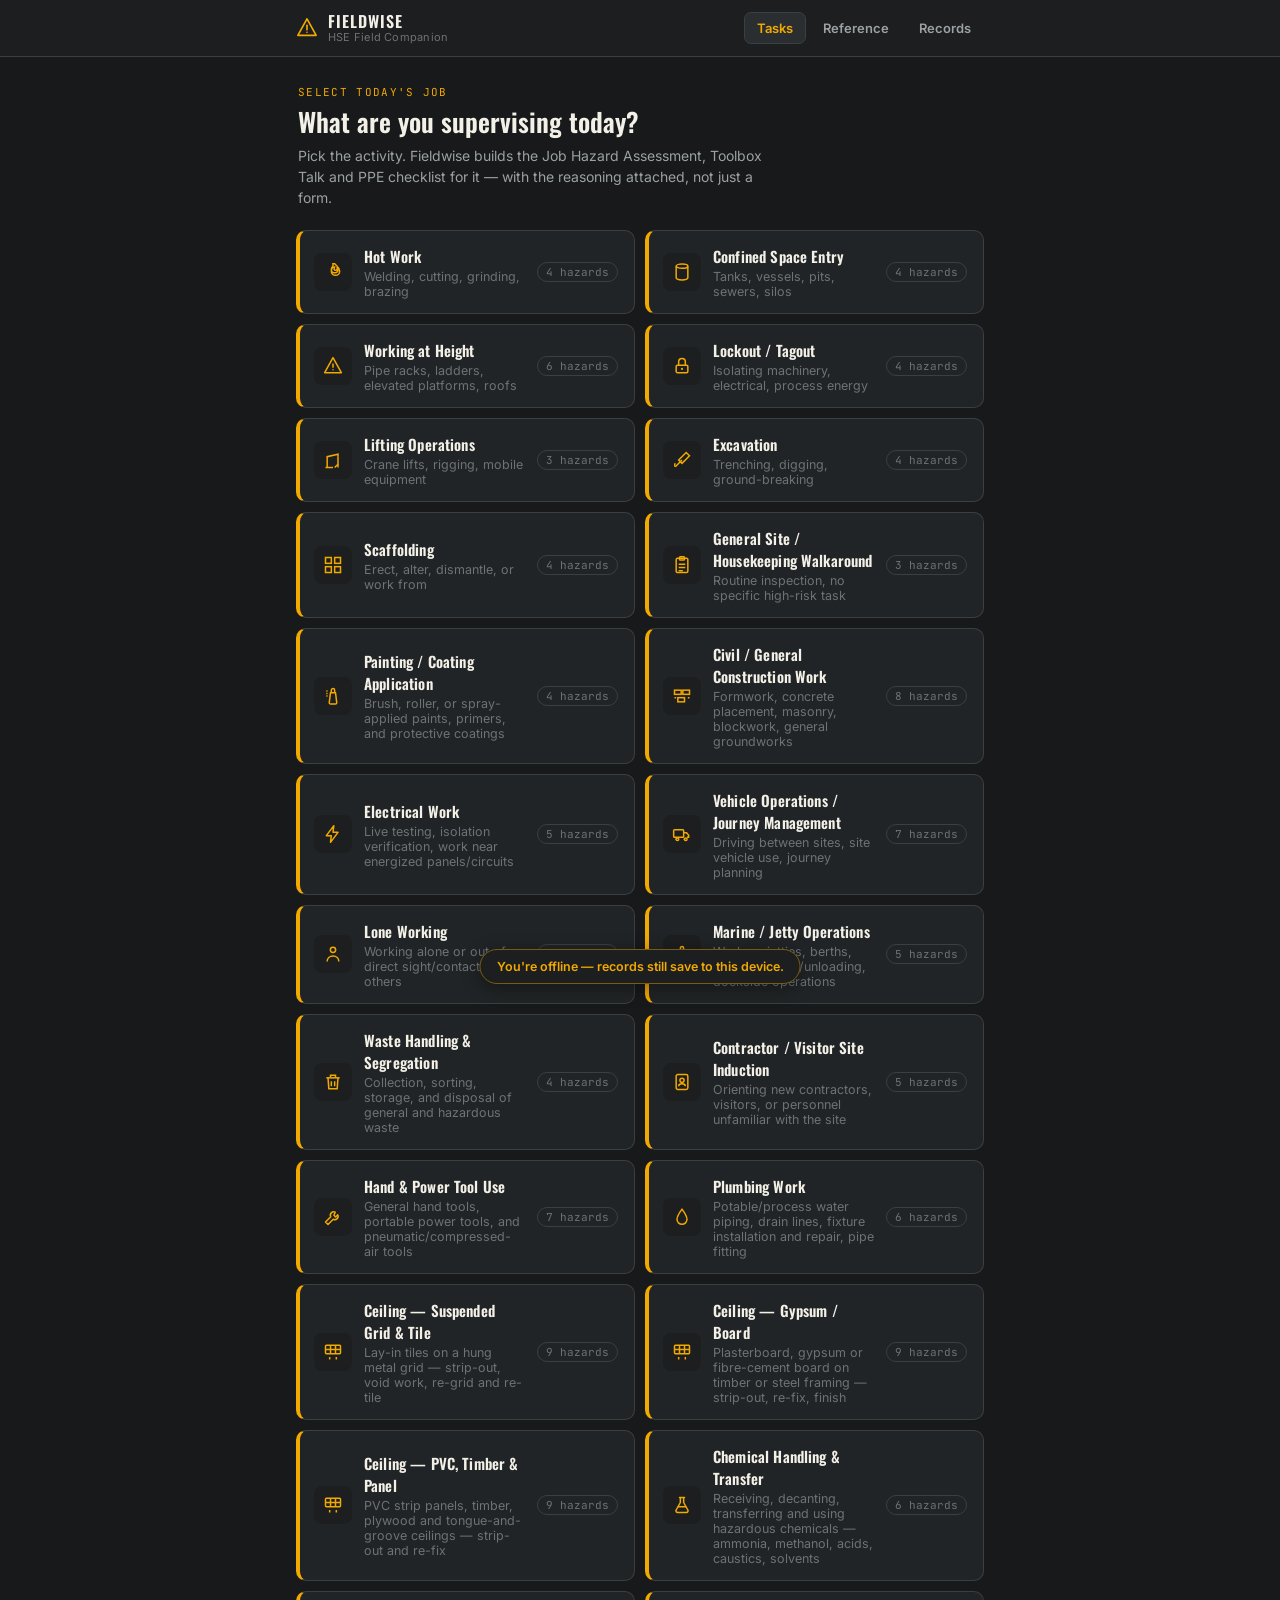
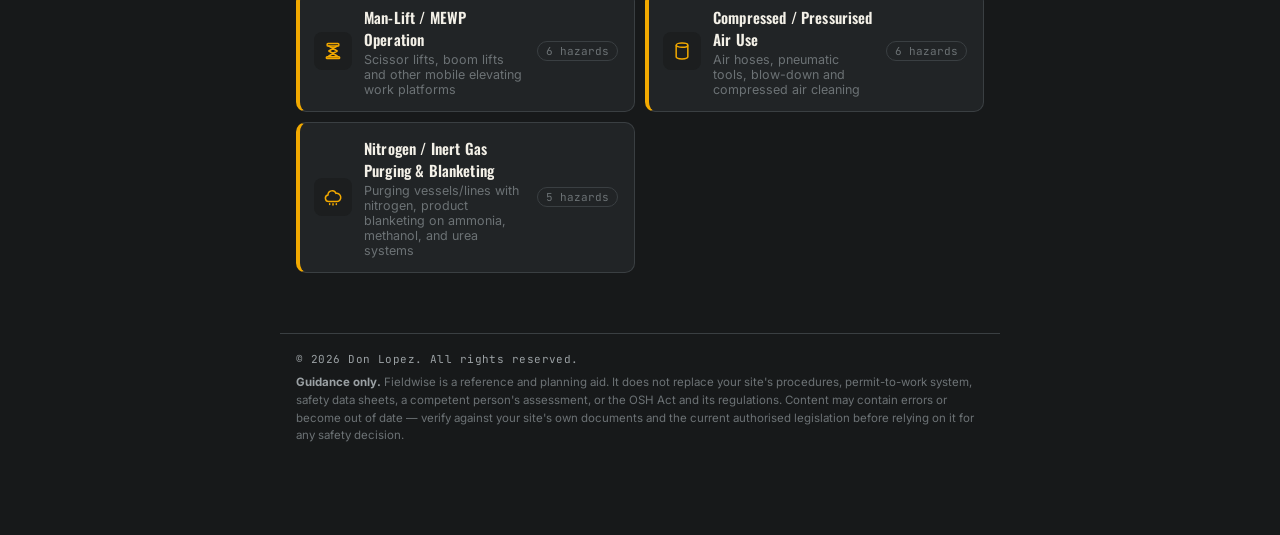
<file: index.html>
<!DOCTYPE html>
<html lang="en">
<head>
<meta charset="UTF-8" />
<meta name="viewport" content="width=device-width, initial-scale=1, viewport-fit=cover" />
<meta name="theme-color" content="#1C1E1F" />
<title>Fieldwise HSE</title>
<meta name="description" content="Task-based JHA, toolbox talk and PPE generator for plant HSE officers in Trinidad & Tobago." />
<link rel="manifest" href="manifest.json" />
<link rel="icon" href="icons/icon-192.png" />
<link rel="apple-touch-icon" href="icons/icon-192.png" />
<link rel="preconnect" href="https://fonts.googleapis.com" />
<link rel="preconnect" href="https://fonts.gstatic.com" crossorigin />
<link href="https://fonts.googleapis.com/css2?family=Oswald:wght@500;600;700&family=Inter:wght@400;500;600;700&family=JetBrains+Mono:wght@500;700&display=swap" rel="stylesheet" />
<link rel="stylesheet" href="styles.css" />
</head>
<body>

<div id="app">

  <!-- ===== Top bar ===== -->
  <header class="topbar">
    <div class="topbar-inner">
      <div class="brand">
        <span class="brand-mark" aria-hidden="true">
          <svg viewBox="0 0 24 24" width="22" height="22"><path d="M12 2L2 20h20L12 2z" fill="none" stroke="currentColor" stroke-width="1.8" stroke-linejoin="round"/><path d="M12 9v5" stroke="currentColor" stroke-width="1.8" stroke-linecap="round"/><circle cx="12" cy="16.6" r="0.9" fill="currentColor"/></svg>
        </span>
        <div class="brand-text">
          <span class="brand-name">FIELDWISE</span>
          <span class="brand-sub">HSE Field Companion</span>
        </div>
      </div>
      <nav class="topnav">
        <button class="navbtn" data-view="home" aria-current="page">Tasks</button>
        <button class="navbtn" data-view="reference">Reference</button>
        <button class="navbtn" data-view="records">Records</button>
      </nav>
    </div>
  </header>

  <main id="main">

    <!-- ===== HOME / TASK PICKER VIEW ===== -->
    <section id="view-home" class="view active">
      <div class="hero">
        <p class="eyebrow">Select today's job</p>
        <h1>What are you supervising today?</h1>
        <p class="hero-sub">Pick the activity. Fieldwise builds the Job Hazard Assessment, Toolbox Talk and PPE checklist for it — with the reasoning attached, not just a form.</p>
      </div>

      <div class="task-grid" id="taskGrid"></div>
    </section>

    <!-- ===== TASK DETAIL / GENERATED RECORD VIEW ===== -->
    <section id="view-task" class="view">
      <button class="backlink" id="backToHome">&larr; All tasks</button>

      <div class="print-header" id="printHeader"><!-- filled by JS, print-only --></div>

      <div class="ticket-head" id="ticketHead">
        <!-- filled by JS -->
      </div>

      <div class="tabs" id="tabs">
        <button class="tab active" data-tab="jha">JHA / Risk Assessment</button>
        <button class="tab" data-tab="toolbox">Toolbox Talk</button>
        <button class="tab" data-tab="ppe">PPE &amp; Permits</button>
        <button class="tab" data-tab="signoff">Crew Sign-Off</button>
      </div>

      <div class="tabpanel active" id="panel-jha"></div>
      <div class="tabpanel" id="panel-toolbox"></div>
      <div class="tabpanel" id="panel-ppe"></div>
      <div class="tabpanel" id="panel-signoff"></div>

      <div class="record-meta">
        <label class="field">
          <span>Site / Location</span>
          <input type="text" id="fieldSite" placeholder="e.g. Point Lisas — Tank Farm 3" />
        </label>
        <label class="field">
          <span>Supervisor / Crew lead</span>
          <input type="text" id="fieldSupervisor" placeholder="Name" />
        </label>
        <label class="field">
          <span>Safe work permit / WO no.</span>
          <input type="text" id="fieldPermit" placeholder="Permit or work order number (optional)" />
        </label>
        <label class="field">
          <span>Date</span>
          <input type="date" id="fieldDate" />
        </label>
      </div>

      <div class="action-row">
        <button class="btn-primary" id="saveRecordBtn">Save as field record</button>
        <button class="btn-secondary" id="exportPdfBtn">Export / Print PDF</button>
      </div>
      <p class="save-hint" id="saveHint" aria-live="polite"></p>
    </section>

    <!-- ===== SAVED RECORDS VIEW ===== -->
    <section id="view-records" class="view">
      <div class="hero hero-compact">
        <p class="eyebrow">Saved on this device</p>
        <h1>Records</h1>
      </div>

      <div class="tabs" id="recordsSubTabs">
        <button class="tab active" data-recordstab="field">Field Records</button>
        <button class="tab" data-recordstab="incidents">Incidents / Near-Miss</button>
      </div>

      <div class="ref-card" id="backupCard">
        <p class="ref-card-title">Backup &amp; Restore</p>
        <p class="ref-card-desc">Records only live on this device. Export a backup file regularly and keep a copy somewhere safe (email it to yourself, save to a drive) — a lost phone or factory reset clears anything not backed up, for good.</p>
        <div class="record-card-actions" style="margin-top:10px;">
          <button type="button" class="mini-btn" id="exportBackupBtn">Export backup</button>
          <button type="button" class="mini-btn" id="importBackupBtn">Import backup</button>
          <input type="file" id="importBackupInput" accept="application/json,.json" style="display:none;" />
        </div>
        <p class="ref-footnote" id="backupStatus" style="margin-top:8px;"></p>
      </div>

      <div class="tabpanel active" id="recordspanel-field">
        <input type="search" class="search-input" id="recordsSearch" placeholder="Search by task, site, or supervisor..." />
        <div id="recordsList" class="records-list"></div>
        <p class="empty-state" id="recordsEmpty">No records saved yet. Generate a task card and tap "Save as field record."</p>
      </div>

      <div class="tabpanel" id="recordspanel-incidents">
        <button class="btn-primary" id="newIncidentBtn" type="button">+ Report Incident / Near-Miss</button>
        <input type="search" class="search-input" id="incidentsSearch" placeholder="Search by site, type, or description..." />
        <div id="incidentsList" class="records-list"></div>
        <p class="empty-state" id="incidentsEmpty">No incident or near-miss reports yet. This is separate from your task JHAs — use it any time, whether or not the event maps to one of the task cards.</p>
      </div>
    </section>

    <!-- ===== INCIDENT / NEAR-MISS REPORT FORM ===== -->
    <section id="view-incident" class="view">
      <button class="backlink" id="backToRecordsFromIncident">&larr; Records</button>

      <div class="print-header" id="incidentPrintHeader"><!-- filled by JS, print-only --></div>

      <div class="ticket-head" id="incidentTicketHead">
        <p class="ticket-eyebrow">Incident / Near-Miss Report</p>
        <h2 class="ticket-title">What happened?</h2>
        <div class="type-picker" id="incidentTypePicker">
          <button type="button" class="type-btn active" data-itype="Near-Miss">Near-Miss</button>
          <button type="button" class="type-btn" data-itype="Incident">Incident</button>
          <button type="button" class="type-btn" data-itype="Hazard Observation">Hazard Observation</button>
        </div>
      </div>

      <div class="record-meta">
        <label class="field">
          <span>Site / Location</span>
          <input type="text" id="incSite" placeholder="e.g. Point Lisas — Tank Farm 3" />
        </label>
        <label class="field">
          <span>Date</span>
          <input type="date" id="incDate" />
        </label>
        <label class="field">
          <span>Time</span>
          <input type="time" id="incTime" />
        </label>
        <label class="field">
          <span>Reported by</span>
          <input type="text" id="incReportedBy" placeholder="Name" />
        </label>
      </div>

      <div class="ref-card">
        <p class="ref-card-title">Description</p>
        <label class="field">
          <span>What happened — sequence of events</span>
          <textarea id="incDescription" rows="4" placeholder="Describe what happened, in order"></textarea>
        </label>
        <label class="field">
          <span>Immediate cause (if known)</span>
          <textarea id="incCause" rows="2" placeholder="What directly led to this — optional at this stage"></textarea>
        </label>
        <label class="field">
          <span>Immediate actions taken</span>
          <textarea id="incActions" rows="2" placeholder="What was done right away"></textarea>
        </label>
      </div>

      <div class="ref-card">
        <p class="ref-card-title">Injury &amp; Environmental Impact</p>
        <div class="yn-row">
          <span class="yn-label">Was anyone injured?</span>
          <div class="yn-toggle" id="incInjuryToggle">
            <button type="button" class="yn-btn" data-yn="yes">Yes</button>
            <button type="button" class="yn-btn active" data-yn="no">No</button>
          </div>
        </div>
        <textarea id="incInjuryDetails" rows="2" placeholder="Injury details, if yes" style="display:none"></textarea>

        <div class="yn-row">
          <span class="yn-label">Environmental release (spill, discharge, emission)?</span>
          <div class="yn-toggle" id="incEnvToggle">
            <button type="button" class="yn-btn" data-yn="yes">Yes</button>
            <button type="button" class="yn-btn active" data-yn="no">No</button>
          </div>
        </div>
        <textarea id="incEnvDetails" rows="2" placeholder="Release details, if yes — see the Environmental (EMA) reference for notification duties" style="display:none"></textarea>
      </div>

      <div class="ref-card">
        <p class="ref-card-title">Witness / Crew Sign-Off</p>
        <p class="ref-card-desc">Anyone present or who witnessed the event can sign below to confirm this account.</p>
        <div id="incidentSignoffPanel"></div>
      </div>

      <div class="action-row">
        <button class="btn-primary" id="saveIncidentBtn">Save report</button>
        <button class="btn-secondary" id="exportIncidentPdfBtn">Export / Print PDF</button>
      </div>
      <p class="save-hint" id="incidentSaveHint" aria-live="polite"></p>
    </section>

    <!-- ===== REFERENCE VIEW ===== -->
    <section id="view-reference" class="view">
      <div class="hero hero-compact">
        <p class="eyebrow">Know before you go</p>
        <h1>Reference Library</h1>
        <p class="hero-sub">PPE guide, tool/equipment classification, and your OSH Act Ch. 88:08 duties — for quick lookup on site, no signal needed.</p>
      </div>

      <div class="tabs" id="refTabs">
        <button class="tab active" data-reftab="ppe">PPE Guide</button>
        <button class="tab" data-reftab="tools">Tools &amp; Equipment</button>
        <button class="tab" data-reftab="act">OSH Act (T&amp;T)</button>
        <button class="tab" data-reftab="chemicals">Chemicals</button>
        <button class="tab" data-reftab="ema">Environmental (EMA)</button>
        <button class="tab" data-reftab="weather">Weather &amp; Heat</button>
        <button class="tab" data-reftab="incident">Incident Investigation</button>
        <button class="tab" data-reftab="barricades">Barricades &amp; Signage</button>
        <button class="tab" data-reftab="ptw">Permit-to-Work</button>
        <button class="tab" data-reftab="emergency">Emergency Response</button>
        <button class="tab" data-reftab="lifting">Lifting Colour Code</button>
      </div>

      <div class="tabpanel active" id="refpanel-ppe"></div>
      <div class="tabpanel" id="refpanel-tools"></div>
      <div class="tabpanel" id="refpanel-act"></div>
      <div class="tabpanel" id="refpanel-chemicals"></div>
      <div class="tabpanel" id="refpanel-ema"></div>
      <div class="tabpanel" id="refpanel-weather"></div>
      <div class="tabpanel" id="refpanel-incident"></div>
      <div class="tabpanel" id="refpanel-barricades"></div>
      <div class="tabpanel" id="refpanel-ptw"></div>
      <div class="tabpanel" id="refpanel-emergency"></div>
      <div class="tabpanel" id="refpanel-lifting"></div>
    </section>

  </main>

  <footer class="site-footer">
    <p class="footer-copy">&copy; 2026 Don Lopez. All rights reserved.</p>
    <p class="footer-disclaimer"><b>Guidance only.</b> Fieldwise is a reference and planning aid. It does not replace your site's procedures, permit-to-work system, safety data sheets, a competent person's assessment, or the OSH Act and its regulations. Content may contain errors or become out of date &mdash; verify against your site's own documents and the current authorised legislation before relying on it for any safety decision.</p>
  </footer>

  <div class="offline-banner" id="offlineBanner">You're offline — records still save to this device.</div>
</div>

<script src="data.js"></script>
<script src="app.js"></script>
</body>
</html>
</file>
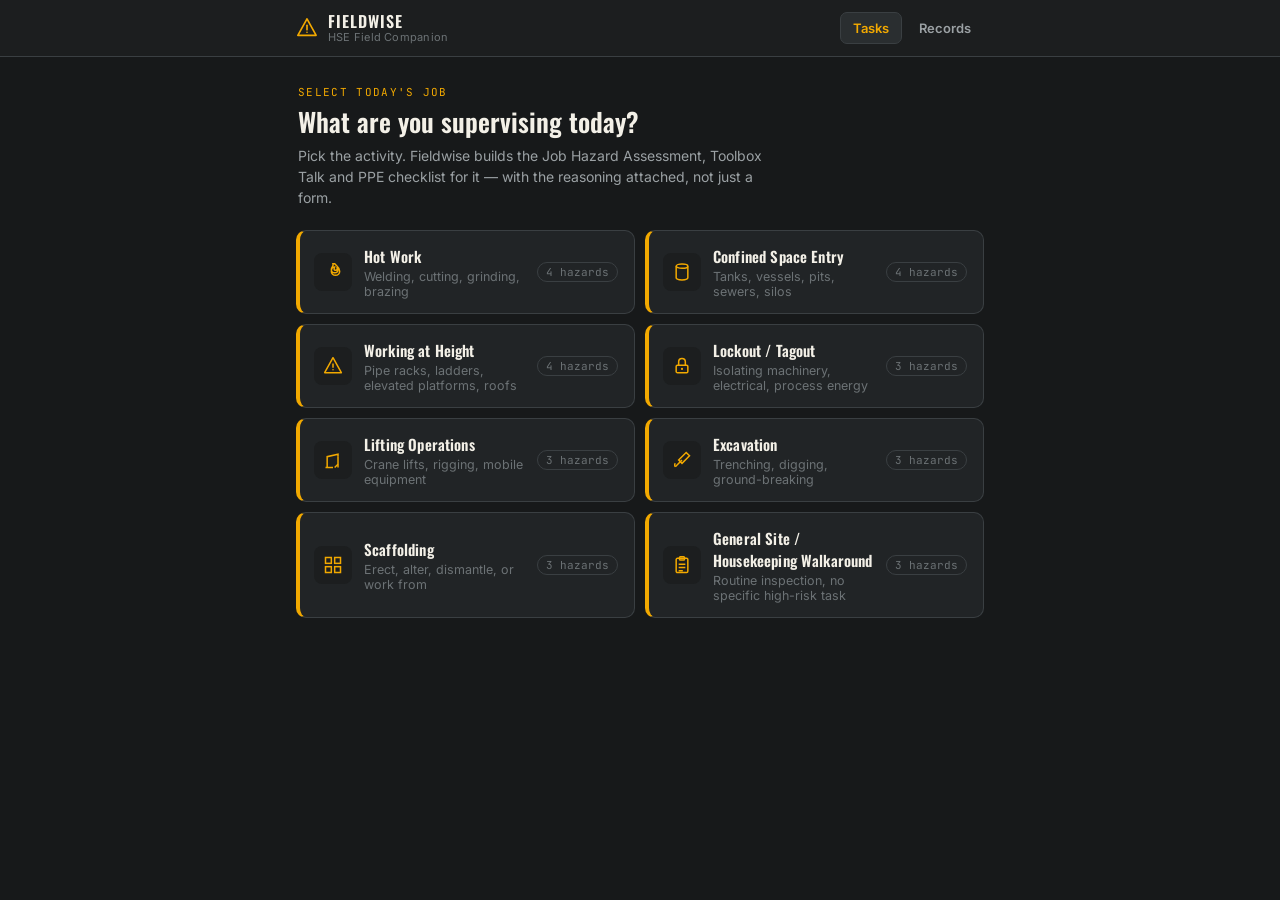
<file: hse-app/index.html>
<!DOCTYPE html>
<html lang="en">
<head>
<meta charset="UTF-8" />
<meta name="viewport" content="width=device-width, initial-scale=1, viewport-fit=cover" />
<meta name="theme-color" content="#1C1E1F" />
<title>Fieldwise HSE</title>
<meta name="description" content="Task-based JHA, toolbox talk and PPE generator for plant HSE officers in Trinidad & Tobago." />
<link rel="manifest" href="manifest.json" />
<link rel="icon" href="icons/icon-192.png" />
<link rel="apple-touch-icon" href="icons/icon-192.png" />
<link rel="preconnect" href="https://fonts.googleapis.com" />
<link rel="preconnect" href="https://fonts.gstatic.com" crossorigin />
<link href="https://fonts.googleapis.com/css2?family=Oswald:wght@500;600;700&family=Inter:wght@400;500;600;700&family=JetBrains+Mono:wght@500;700&display=swap" rel="stylesheet" />
<link rel="stylesheet" href="styles.css" />
</head>
<body>

<div id="app">

  <!-- ===== Top bar ===== -->
  <header class="topbar">
    <div class="topbar-inner">
      <div class="brand">
        <span class="brand-mark" aria-hidden="true">
          <svg viewBox="0 0 24 24" width="22" height="22"><path d="M12 2L2 20h20L12 2z" fill="none" stroke="currentColor" stroke-width="1.8" stroke-linejoin="round"/><path d="M12 9v5" stroke="currentColor" stroke-width="1.8" stroke-linecap="round"/><circle cx="12" cy="16.6" r="0.9" fill="currentColor"/></svg>
        </span>
        <div class="brand-text">
          <span class="brand-name">FIELDWISE</span>
          <span class="brand-sub">HSE Field Companion</span>
        </div>
      </div>
      <nav class="topnav">
        <button class="navbtn" data-view="home" aria-current="page">Tasks</button>
        <button class="navbtn" data-view="records">Records</button>
      </nav>
    </div>
  </header>

  <main id="main">

    <!-- ===== HOME / TASK PICKER VIEW ===== -->
    <section id="view-home" class="view active">
      <div class="hero">
        <p class="eyebrow">Select today's job</p>
        <h1>What are you supervising today?</h1>
        <p class="hero-sub">Pick the activity. Fieldwise builds the Job Hazard Assessment, Toolbox Talk and PPE checklist for it — with the reasoning attached, not just a form.</p>
      </div>

      <div class="task-grid" id="taskGrid"></div>
    </section>

    <!-- ===== TASK DETAIL / GENERATED RECORD VIEW ===== -->
    <section id="view-task" class="view">
      <button class="backlink" id="backToHome">&larr; All tasks</button>

      <div class="ticket-head" id="ticketHead">
        <!-- filled by JS -->
      </div>

      <div class="tabs" id="tabs">
        <button class="tab active" data-tab="jha">JHA / Risk Assessment</button>
        <button class="tab" data-tab="toolbox">Toolbox Talk</button>
        <button class="tab" data-tab="ppe">PPE &amp; Permits</button>
      </div>

      <div class="tabpanel active" id="panel-jha"></div>
      <div class="tabpanel" id="panel-toolbox"></div>
      <div class="tabpanel" id="panel-ppe"></div>

      <div class="record-meta">
        <label class="field">
          <span>Site / Location</span>
          <input type="text" id="fieldSite" placeholder="e.g. Point Lisas — Tank Farm 3" />
        </label>
        <label class="field">
          <span>Supervisor / Crew lead</span>
          <input type="text" id="fieldSupervisor" placeholder="Name" />
        </label>
        <label class="field">
          <span>Date</span>
          <input type="date" id="fieldDate" />
        </label>
      </div>

      <button class="btn-primary" id="saveRecordBtn">Save as field record</button>
      <p class="save-hint" id="saveHint" aria-live="polite"></p>
    </section>

    <!-- ===== SAVED RECORDS VIEW ===== -->
    <section id="view-records" class="view">
      <div class="hero hero-compact">
        <p class="eyebrow">Saved on this device</p>
        <h1>Field Records</h1>
      </div>
      <div id="recordsList" class="records-list"></div>
      <p class="empty-state" id="recordsEmpty">No records saved yet. Generate a task card and tap "Save as field record."</p>
    </section>

  </main>

  <div class="offline-banner" id="offlineBanner">You're offline — records still save to this device.</div>
</div>

<script src="data.js"></script>
<script src="app.js"></script>
</body>
</html>
</file>
<file: styles.css>
/* ==========================================================
   DESIGN TOKENS
   ========================================================== */
:root {
  --bg: #17191A;
  --panel: #212426;
  --panel-raised: #2A2E30;
  --line: #3A3F42;
  --amber: #F2A900;
  --amber-dim: #7A5C10;
  --teal: #3E8C9A;
  --paper: #F3F0E7;
  --paper-dim: #C9C4B4;
  --ink: #1C1E1F;
  --danger: #D1453B;
  --ok: #4C9A6A;
  --text: #ECE9E1;
  --text-mute: #9BA1A4;
  --text-faint: #6C7275;

  --font-display: "Oswald", "Arial Narrow", sans-serif;
  --font-body: "Inter", -apple-system, "Segoe UI", sans-serif;
  --font-mono: "JetBrains Mono", "SFMono-Regular", monospace;

  --radius: 10px;
}

* { box-sizing: border-box; }
html, body { margin: 0; padding: 0; }

body {
  background: var(--bg);
  color: var(--text);
  font-family: var(--font-body);
  -webkit-tap-highlight-color: transparent;
  overscroll-behavior-y: contain;
}

button { font-family: inherit; }

:focus-visible {
  outline: 2px solid var(--amber);
  outline-offset: 2px;
}

@media (prefers-reduced-motion: reduce) {
  * { animation: none !important; transition: none !important; }
}

/* ==========================================================
   TOP BAR
   ========================================================== */
.topbar {
  position: sticky;
  top: 0;
  z-index: 20;
  background: var(--ink);
  border-bottom: 1px solid var(--line);
  padding-top: env(safe-area-inset-top);
}

.topbar-inner {
  max-width: 720px;
  margin: 0 auto;
  display: flex;
  align-items: center;
  justify-content: space-between;
  padding: 12px 16px;
}

.brand { display: flex; align-items: center; gap: 10px; }
.brand-mark { color: var(--amber); display: flex; }
.brand-text { display: flex; flex-direction: column; line-height: 1.15; }
.brand-name {
  font-family: var(--font-display);
  font-weight: 600;
  letter-spacing: 0.06em;
  font-size: 16px;
  color: var(--paper);
}
.brand-sub {
  font-size: 11px;
  color: var(--text-faint);
  letter-spacing: 0.02em;
}

.topnav { display: flex; gap: 4px; }
.navbtn {
  background: transparent;
  border: 1px solid transparent;
  color: var(--text-mute);
  font-size: 13px;
  font-weight: 600;
  padding: 7px 12px;
  border-radius: 7px;
  cursor: pointer;
}
.navbtn[aria-current="page"] {
  background: var(--panel-raised);
  color: var(--amber);
  border-color: var(--line);
}

/* ==========================================================
   LAYOUT / VIEWS
   ========================================================== */
#main {
  max-width: 720px;
  margin: 0 auto;
  padding: 20px 16px 60px;
}

.view { display: none; }
.view.active { display: block; animation: fadeIn 0.18s ease; }
@keyframes fadeIn { from { opacity: 0; } to { opacity: 1; } }

/* ==========================================================
   SITE FOOTER (copyright + guidance disclaimer)
   ========================================================== */
.site-footer {
  max-width: 720px;
  margin: 0 auto;
  padding: 18px 16px 90px;
  border-top: 1px solid var(--line);
}
.footer-copy {
  font-family: var(--font-mono);
  font-size: 11px;
  letter-spacing: 0.04em;
  color: var(--text-mute);
  margin: 0 0 8px;
}
.footer-disclaimer {
  font-size: 11.5px;
  line-height: 1.55;
  color: var(--text-faint);
  margin: 0;
}
.footer-disclaimer b { color: var(--text-mute); }

.hero { padding: 8px 2px 22px; }
.hero-compact { padding-bottom: 14px; }

.eyebrow {
  font-family: var(--font-mono);
  font-size: 11px;
  letter-spacing: 0.12em;
  text-transform: uppercase;
  color: var(--amber);
  margin: 0 0 8px;
}

.hero h1 {
  font-family: var(--font-display);
  font-weight: 600;
  font-size: 26px;
  line-height: 1.15;
  margin: 0 0 8px;
  color: var(--paper);
}

.hero-sub {
  font-size: 14px;
  line-height: 1.5;
  color: var(--text-mute);
  margin: 0;
  max-width: 52ch;
}

/* ==========================================================
   TASK GRID (home)
   ========================================================== */
.task-grid {
  display: grid;
  grid-template-columns: 1fr;
  gap: 10px;
}

@media (min-width: 520px) {
  .task-grid { grid-template-columns: 1fr 1fr; }
}

.task-card {
  position: relative;
  text-align: left;
  background: var(--panel);
  border: 1px solid var(--line);
  border-left: 4px solid var(--amber);
  border-radius: var(--radius);
  padding: 14px 16px 14px 14px;
  cursor: pointer;
  display: flex;
  align-items: center;
  gap: 12px;
  transition: transform 0.12s ease, border-color 0.12s ease, background 0.12s ease;
}
.task-card:hover, .task-card:active {
  background: var(--panel-raised);
  transform: translateY(-1px);
}

.task-icon {
  flex: none;
  width: 38px;
  height: 38px;
  border-radius: 8px;
  background: var(--ink);
  display: flex;
  align-items: center;
  justify-content: center;
  color: var(--amber);
}
.task-icon svg { width: 20px; height: 20px; }

.task-card-title {
  font-family: var(--font-display);
  font-weight: 600;
  font-size: 15px;
  letter-spacing: 0.01em;
  color: var(--paper);
  margin: 0 0 2px;
}
.task-card-sub {
  font-size: 12.5px;
  color: var(--text-faint);
  margin: 0;
}

.task-card-count {
  margin-left: auto;
  font-family: var(--font-mono);
  font-size: 11px;
  color: var(--text-faint);
  border: 1px solid var(--line);
  border-radius: 20px;
  padding: 2px 8px;
  flex: none;
}

/* ==========================================================
   TASK DETAIL — "permit ticket" header
   ========================================================== */
.backlink {
  background: none;
  border: none;
  color: var(--text-mute);
  font-size: 13px;
  font-weight: 600;
  padding: 6px 0 16px;
  cursor: pointer;
}
.backlink:hover { color: var(--amber); }

.ticket-head {
  position: relative;
  background: var(--panel);
  border: 1px solid var(--line);
  border-radius: var(--radius);
  padding: 18px 18px 16px;
  margin-bottom: 18px;
  overflow: hidden;
}
.ticket-head::before {
  content: "";
  position: absolute;
  left: 0; top: 0; bottom: 0;
  width: 6px;
  background: repeating-linear-gradient(
    to bottom, var(--amber) 0 8px, transparent 8px 16px
  );
}
.ticket-eyebrow {
  font-family: var(--font-mono);
  font-size: 10.5px;
  letter-spacing: 0.1em;
  text-transform: uppercase;
  color: var(--text-faint);
  margin: 0 0 6px 10px;
}
.ticket-title {
  font-family: var(--font-display);
  font-size: 22px;
  font-weight: 600;
  color: var(--paper);
  margin: 0 0 4px 10px;
}
.ticket-sub {
  font-size: 13px;
  color: var(--text-mute);
  margin: 0 0 12px 10px;
}
.ticket-permits {
  margin: 0 0 0 10px;
  display: flex;
  flex-wrap: wrap;
  gap: 6px;
}
.permit-chip {
  font-family: var(--font-mono);
  font-size: 11px;
  color: var(--ink);
  background: var(--amber);
  padding: 3px 9px;
  border-radius: 20px;
  font-weight: 700;
  letter-spacing: 0.01em;
}
.permit-chip.none {
  background: transparent;
  border: 1px dashed var(--line);
  color: var(--text-faint);
  font-weight: 500;
}

/* ==========================================================
   TABS
   ========================================================== */
.tabs {
  display: flex;
  gap: 4px;
  border-bottom: 1px solid var(--line);
  margin-bottom: 18px;
  overflow-x: auto;
}
.tab {
  background: none;
  border: none;
  border-bottom: 2px solid transparent;
  color: var(--text-faint);
  font-weight: 600;
  font-size: 13px;
  padding: 10px 4px;
  margin-right: 18px;
  cursor: pointer;
  white-space: nowrap;
}
.tab.active { color: var(--amber); border-bottom-color: var(--amber); }

.tabpanel { display: none; }
.tabpanel.active { display: block; animation: fadeIn 0.15s ease; }

/* ==========================================================
   HAZARD CARDS (JHA)
   ========================================================== */
.hazard-card {
  background: var(--panel);
  border: 1px solid var(--line);
  border-radius: var(--radius);
  padding: 14px 16px;
  margin-bottom: 12px;
}
.hazard-top {
  display: flex;
  align-items: flex-start;
  justify-content: space-between;
  gap: 10px;
  margin-bottom: 8px;
}
.hazard-title {
  font-weight: 700;
  font-size: 14.5px;
  color: var(--paper);
  line-height: 1.35;
}
.risk-badge {
  flex: none;
  font-family: var(--font-mono);
  font-size: 11px;
  font-weight: 700;
  padding: 3px 8px;
  border-radius: 6px;
  white-space: nowrap;
}
.risk-high { background: rgba(209,69,59,0.18); color: #F0847C; border: 1px solid rgba(209,69,59,0.4); }
.risk-med  { background: rgba(242,169,0,0.15); color: var(--amber); border: 1px solid rgba(242,169,0,0.4); }
.risk-low  { background: rgba(76,154,106,0.16); color: #7FCB9A; border: 1px solid rgba(76,154,106,0.4); }

.hazard-scores {
  display: flex;
  gap: 14px;
  font-size: 11.5px;
  color: var(--text-faint);
  margin-bottom: 10px;
  font-family: var(--font-mono);
}
.hazard-scores b { color: var(--text-mute); font-weight: 600; }

.control-list {
  margin: 0 0 10px;
  padding-left: 18px;
  font-size: 13.5px;
  line-height: 1.55;
  color: var(--text);
}
.control-list li { margin-bottom: 4px; }

.why-box {
  display: flex;
  gap: 8px;
  background: var(--ink);
  border: 1px solid var(--line);
  border-radius: 7px;
  padding: 9px 11px;
  font-size: 12px;
  line-height: 1.5;
  color: var(--text-mute);
}
.why-box svg { flex: none; width: 15px; height: 15px; margin-top: 1px; color: var(--teal); }

/* ==========================================================
   REFERENCE LIBRARY (PPE / Tools / OSH Act)
   ========================================================== */
.ref-card {
  background: var(--panel);
  border: 1px solid var(--line);
  border-radius: var(--radius);
  padding: 14px 16px;
  margin-bottom: 12px;
}
.ref-card-top {
  display: flex;
  align-items: flex-start;
  justify-content: space-between;
  gap: 10px;
  margin-bottom: 6px;
}
.ref-card-title {
  font-weight: 700;
  font-size: 14.5px;
  color: var(--paper);
  line-height: 1.35;
  margin: 0 0 6px;
}
.ref-card-top .ref-card-title { margin: 0; }
.ref-card-desc {
  font-size: 13.5px;
  line-height: 1.55;
  color: var(--text);
  margin: 0 0 8px;
}
.ref-card-when {
  font-size: 12.5px;
  line-height: 1.5;
  color: var(--text-mute);
  margin: 0 0 4px;
}
.ref-card-when b { color: var(--text); font-weight: 600; }
.ref-card-act {
  display: flex;
  gap: 8px;
  background: var(--ink);
  border: 1px solid var(--line);
  border-radius: 7px;
  padding: 9px 11px;
  font-size: 12px;
  line-height: 1.5;
  color: var(--text-mute);
  margin-top: 8px;
}
.ref-card-act svg { flex: none; width: 15px; height: 15px; margin-top: 1px; color: var(--teal); }

.class-badge {
  flex: none;
  font-family: var(--font-mono);
  font-size: 11px;
  font-weight: 700;
  padding: 3px 8px;
  border-radius: 6px;
  white-space: nowrap;
}
.class-hot  { background: rgba(209,69,59,0.18); color: #F0847C; border: 1px solid rgba(209,69,59,0.4); }
.class-cold { background: rgba(58,122,168,0.18); color: #8CC0E6; border: 1px solid rgba(58,122,168,0.4); }

.act-badge {
  flex: none;
  font-family: var(--font-mono);
  font-size: 11px;
  font-weight: 700;
  padding: 3px 8px;
  border-radius: 6px;
  white-space: nowrap;
  background: rgba(242,169,0,0.12);
  color: var(--amber);
  border: 1px solid rgba(242,169,0,0.35);
}

.ref-footnote {
  font-size: 11.5px;
  line-height: 1.5;
  color: var(--text-faint);
  margin: 16px 0 4px;
  padding-top: 12px;
  border-top: 1px solid var(--line);
}

.tape-row {
  display: flex;
  align-items: center;
  gap: 10px;
  margin-bottom: 6px;
}
.tape-swatch {
  flex: none;
  width: 34px;
  height: 22px;
  border-radius: 4px;
  border: 1px solid var(--line);
}

/* ==========================================================
   TOOLBOX TALK / CHECKLISTS
   ========================================================== */
.check-list { list-style: none; margin: 0; padding: 0; }
.check-item {
  display: flex;
  align-items: flex-start;
  gap: 10px;
  padding: 11px 4px;
  border-bottom: 1px solid var(--line);
  font-size: 14px;
  line-height: 1.45;
}
.check-item:last-child { border-bottom: none; }
.check-box {
  flex: none;
  width: 20px;
  height: 20px;
  border-radius: 5px;
  border: 1.5px solid var(--line);
  margin-top: 1px;
  cursor: pointer;
  background: var(--panel);
}
.check-box.checked {
  background: var(--amber);
  border-color: var(--amber);
  position: relative;
}
.check-box.checked::after {
  content: "";
  position: absolute;
  left: 6px; top: 2px;
  width: 5px; height: 10px;
  border: solid var(--ink);
  border-width: 0 2px 2px 0;
  transform: rotate(40deg);
}
.check-item.done .check-label { color: var(--text-faint); text-decoration: line-through; }

.section-label {
  font-family: var(--font-mono);
  font-size: 11px;
  letter-spacing: 0.08em;
  text-transform: uppercase;
  color: var(--text-faint);
  margin: 4px 0 8px;
}

/* ==========================================================
   RECORD META / FORM FIELDS
   ========================================================== */
.record-meta {
  display: grid;
  grid-template-columns: 1fr;
  gap: 10px;
  margin: 22px 0 14px;
  padding-top: 18px;
  border-top: 1px solid var(--line);
}
@media (min-width: 560px) {
  .record-meta { grid-template-columns: 1fr 1fr 140px; }
}
.field { display: flex; flex-direction: column; gap: 5px; }
.field span {
  font-size: 11.5px;
  color: var(--text-faint);
  font-weight: 600;
  letter-spacing: 0.02em;
}
.field input {
  background: var(--panel);
  border: 1px solid var(--line);
  color: var(--text);
  border-radius: 7px;
  padding: 10px 11px;
  font-size: 14px;
  font-family: var(--font-body);
}
.field input:focus { border-color: var(--amber); }

.btn-primary {
  width: 100%;
  background: var(--amber);
  color: var(--ink);
  border: none;
  border-radius: 8px;
  padding: 14px;
  font-weight: 700;
  font-size: 14.5px;
  letter-spacing: 0.01em;
  cursor: pointer;
  margin-top: 4px;
}
.btn-primary:active { transform: translateY(1px); }

.action-row {
  display: flex;
  gap: 10px;
  margin-top: 4px;
}
.action-row .btn-primary { margin-top: 0; }

.btn-secondary {
  width: 100%;
  background: transparent;
  color: var(--teal);
  border: 1px solid var(--teal);
  border-radius: 8px;
  padding: 14px;
  font-weight: 700;
  font-size: 14.5px;
  letter-spacing: 0.01em;
  cursor: pointer;
}
.btn-secondary:active { transform: translateY(1px); }

.save-hint {
  text-align: center;
  font-size: 12.5px;
  color: var(--ok);
  min-height: 18px;
  margin: 8px 0 0;
}

.print-header { display: none; }

/* ==========================================================
   PRINT / PDF EXPORT
   Browser "Save as PDF" is the export mechanism — no library,
   no server, works offline. This stylesheet swaps the dark
   on-screen theme for a plain light document for paper/PDF,
   and forces all three tab panels (JHA/Toolbox/PPE) to print
   together regardless of which tab is active on screen.
   ========================================================== */
@media print {
  * { -webkit-print-color-adjust: exact; print-color-adjust: exact; }

  body { background: #fff !important; color: #17191A !important; }

  .topbar, .backlink, .tabs, .offline-banner, .site-footer,
  .navbtn, .record-meta, .action-row, .save-hint,
  .task-grid, .hero { display: none !important; }

  #main { max-width: 100%; padding: 0; margin: 0; }

  .print-header {
    display: block !important;
    padding: 0 0 14px;
    margin-bottom: 16px;
    border-bottom: 2px solid #17191A;
  }
  .print-header .ph-app {
    font-family: var(--font-mono);
    font-size: 11px;
    letter-spacing: 0.1em;
    text-transform: uppercase;
    color: #555;
    margin: 0 0 4px;
  }
  .print-header h1 {
    font-family: var(--font-display);
    font-size: 22px;
    margin: 0 0 8px;
    color: #17191A;
  }
  .print-header .ph-meta {
    display: flex;
    flex-wrap: wrap;
    gap: 4px 22px;
    font-size: 12.5px;
    color: #333;
  }
  .print-header .ph-meta b { color: #17191A; }
  .print-header .ph-permits {
    margin-top: 8px;
    font-size: 12px;
    color: #333;
  }

  .ticket-head {
    background: #fff !important;
    border: 1px solid #999 !important;
    break-inside: avoid;
  }
  .ticket-head::before { display: none !important; }
  .ticket-eyebrow, .ticket-sub { color: #444 !important; }
  .ticket-title { color: #17191A !important; }
  .permit-chip {
    background: #eee !important;
    color: #17191A !important;
    border: 1px solid #999;
  }

  .tabpanel { display: block !important; margin-bottom: 22px; }
  .tabpanel::before {
    content: attr(data-print-label);
    display: block;
    font-family: var(--font-mono);
    font-size: 12px;
    letter-spacing: 0.08em;
    text-transform: uppercase;
    color: #555;
    margin: 0 0 10px;
    padding-top: 6px;
    border-top: 1px solid #ccc;
  }
  #panel-jha::before { content: "Job Hazard Assessment / Risk Assessment"; border-top: none; padding-top: 0; }
  #panel-toolbox::before { content: "Toolbox Talk"; }
  #panel-ppe::before { content: "PPE & Permits"; }

  .hazard-card {
    background: #fff !important;
    border: 1px solid #bbb !important;
    break-inside: avoid;
    page-break-inside: avoid;
  }
  .hazard-title { color: #17191A !important; }
  .hazard-scores, .hazard-scores b { color: #333 !important; }
  .control-list { color: #17191A !important; }
  .risk-badge {
    border: 1.5px solid #17191A !important;
    background: #fff !important;
    color: #17191A !important;
  }
  .why-box {
    background: #f4f4f2 !important;
    border: 1px solid #ccc !important;
    color: #333 !important;
  }
  .why-box svg { color: #555 !important; }

  .section-label { color: #444 !important; }
  .check-item { border-bottom: 1px solid #ddd !important; break-inside: avoid; }
  .check-label { color: #17191A !important; }
  .check-item.done .check-label { color: #666 !important; }
  .check-box {
    background: #fff !important;
    border: 1.5px solid #666 !important;
  }
  .check-box.checked {
    background: #17191A !important;
    border-color: #17191A !important;
  }
  .check-box.checked::after { border-color: #fff !important; }
}

/* ==========================================================
   RECORDS LIST
   ========================================================== */
.records-list { display: flex; flex-direction: column; gap: 10px; }
.record-card {
  background: var(--panel);
  border: 1px solid var(--line);
  border-left: 4px solid var(--teal);
  border-radius: var(--radius);
  padding: 13px 15px;
  cursor: pointer;
}
.record-card-top {
  display: flex;
  justify-content: space-between;
  gap: 10px;
  margin-bottom: 3px;
}
.record-card-title {
  font-family: var(--font-display);
  font-weight: 600;
  font-size: 15px;
  color: var(--paper);
}
.record-card-date {
  font-family: var(--font-mono);
  font-size: 11px;
  color: var(--text-faint);
  flex: none;
}
.record-card-meta {
  font-size: 12.5px;
  color: var(--text-mute);
}
.record-card-actions {
  margin-top: 10px;
  display: flex;
  gap: 8px;
}
.mini-btn {
  background: var(--ink);
  border: 1px solid var(--line);
  color: var(--text-mute);
  font-size: 11.5px;
  font-weight: 600;
  padding: 6px 10px;
  border-radius: 6px;
  cursor: pointer;
}
.mini-btn:hover { color: var(--amber); border-color: var(--amber-dim); }
.mini-btn.danger:hover { color: var(--danger); border-color: var(--danger); }

.empty-state {
  text-align: center;
  color: var(--text-faint);
  font-size: 13.5px;
  padding: 40px 20px;
  display: none;
}

/* ==========================================================
   OFFLINE BANNER
   ========================================================== */
.offline-banner {
  position: fixed;
  left: 50%;
  bottom: 16px;
  transform: translateX(-50%) translateY(100px);
  background: var(--ink);
  border: 1px solid var(--amber-dim);
  color: var(--amber);
  font-size: 12.5px;
  font-weight: 600;
  padding: 9px 16px;
  border-radius: 30px;
  z-index: 50;
  transition: transform 0.25s ease;
  box-shadow: 0 4px 18px rgba(0,0,0,0.4);
}
.offline-banner.show { transform: translateX(-50%) translateY(0); }

/* ==========================================================
   SEARCH INPUT (records & incidents)
   ========================================================== */
.search-input {
  width: 100%;
  background: var(--panel);
  border: 1px solid var(--line);
  border-radius: 9px;
  padding: 11px 14px;
  color: var(--paper);
  font-family: var(--font-body);
  font-size: 14px;
  margin: 4px 0 16px;
}
.search-input::placeholder { color: var(--text-faint); }
.search-input:focus { outline: none; border-color: var(--teal); }

/* ==========================================================
   INCIDENT TYPE PICKER
   ========================================================== */
.type-picker {
  display: flex;
  gap: 8px;
  flex-wrap: wrap;
  margin-top: 12px;
}
.type-btn {
  background: var(--ink);
  border: 1px solid var(--line);
  color: var(--text-mute);
  font-family: var(--font-mono);
  font-size: 11.5px;
  font-weight: 700;
  letter-spacing: 0.03em;
  padding: 8px 12px;
  border-radius: 7px;
  cursor: pointer;
}
.type-btn.active {
  background: rgba(242,169,0,0.14);
  border-color: var(--amber-dim);
  color: var(--amber);
}

/* ==========================================================
   YES/NO TOGGLE (injury / environmental release)
   ========================================================== */
.yn-row {
  display: flex;
  align-items: center;
  justify-content: space-between;
  gap: 12px;
  margin: 14px 0 6px;
}
.yn-label { font-size: 13.5px; color: var(--text); line-height: 1.4; }
.yn-toggle { display: flex; flex: none; border: 1px solid var(--line); border-radius: 8px; overflow: hidden; }
.yn-btn {
  background: var(--ink);
  border: none;
  color: var(--text-mute);
  font-size: 12.5px;
  font-weight: 700;
  padding: 8px 16px;
  cursor: pointer;
}
.yn-btn + .yn-btn { border-left: 1px solid var(--line); }
.yn-btn.active { background: rgba(209,69,59,0.18); color: #F0847C; }
.yn-toggle:has(.yn-btn[data-yn="no"].active) .yn-btn[data-yn="no"] { background: rgba(58,122,168,0.18); color: #8CC0E6; }

.ref-card textarea {
  width: 100%;
  background: var(--ink);
  border: 1px solid var(--line);
  border-radius: 8px;
  padding: 10px 12px;
  color: var(--paper);
  font-family: var(--font-body);
  font-size: 13.5px;
  line-height: 1.5;
  resize: vertical;
  margin-top: 4px;
}
.ref-card textarea::placeholder { color: var(--text-faint); }
.ref-card textarea:focus { outline: none; border-color: var(--teal); }
.ref-card .field { display: block; margin-bottom: 12px; }
.ref-card .field:last-child { margin-bottom: 0; }
.ref-card .field span {
  display: block;
  font-size: 12px;
  color: var(--text-mute);
  margin-bottom: 5px;
  font-weight: 600;
}

/* ==========================================================
   SIGNATURE CAPTURE
   ========================================================== */
.signoff-row {
  border: 1px solid var(--line);
  border-radius: 10px;
  padding: 12px;
  margin-bottom: 12px;
  background: var(--ink);
}
.signoff-name {
  width: 100%;
  background: var(--panel);
  border: 1px solid var(--line);
  border-radius: 7px;
  padding: 9px 11px;
  color: var(--paper);
  font-size: 13.5px;
  margin-bottom: 8px;
}
.signoff-name::placeholder { color: var(--text-faint); }
.sig-wrap { display: flex; flex-direction: column; gap: 6px; }
.sig-pad {
  width: 100%;
  height: 120px;
  display: block;
  background: #fff;
  border-radius: 7px;
  border: 1px solid var(--line);
  touch-action: none;
  cursor: crosshair;
}
.sig-actions { display: flex; gap: 10px; }
.sig-actions button {
  background: none;
  border: none;
  color: var(--text-mute);
  font-size: 12px;
  font-weight: 600;
  padding: 4px 0;
  cursor: pointer;
}
.sig-actions .sig-clear { color: var(--teal); }
.sig-actions .sig-remove { color: #F0847C; margin-left: auto; }

#addSignoffBtn { margin-top: 4px; }

/* ==========================================================
   PRINT — Incident report & Crew Sign-Off additions
   ========================================================== */
@media print {
  .type-picker, .yn-toggle, .signoff-add-btn,
  .sig-actions, #newIncidentBtn, #incidentsSearch,
  #recordsSubTabs, #incidentTicketHead,
  #view-incident .ref-card { display: none !important; }

  .signoff-row {
    background: #fff !important;
    border: 1px solid #bbb !important;
    break-inside: avoid;
  }
  .signoff-name {
    background: #fff !important;
    border: 1px solid #999 !important;
    color: #17191A !important;
  }
  .sig-pad { border: 1px solid #999 !important; }

  #panel-signoff::before { content: "Crew Sign-Off"; }

  .print-header .ph-section {
    margin-top: 14px;
    padding-top: 10px;
    border-top: 1px solid #ddd;
  }
  .print-header .ph-section-title {
    font-family: var(--font-mono);
    font-size: 11px;
    letter-spacing: 0.08em;
    text-transform: uppercase;
    color: #555;
    margin: 0 0 6px;
  }
  .print-header .ph-sig-row {
    display: inline-block;
    margin: 8px 14px 0 0;
    text-align: center;
  }
  .print-header .ph-sig-row img {
    display: block;
    width: 160px;
    border: 1px solid #ccc;
    border-radius: 4px;
  }
  .print-header .ph-sig-name {
    font-size: 11.5px;
    color: #333;
    margin-top: 3px;
  }
}


/* ---------- Safe Work Permit (CSWP-style) card ---------- */
.cswp-card .ref-card-title { margin-top: 14px; }
.cswp-card .ref-card-title:first-of-type { margin-top: 6px; }
.cswp-legend { font-size: 12px; color: var(--text-faint); margin: 0 0 4px; line-height: 1.5; }
.cswp-row { display: flex; flex-wrap: wrap; gap: 6px; margin: 8px 0 4px; }
.cswp-sub { font-size: 11px; letter-spacing: 0.06em; text-transform: uppercase; color: var(--text-faint); margin: 10px 0 2px; }
.cswp-consider { margin: 4px 0 4px 18px; padding: 0; font-size: 13px; line-height: 1.5; }
.cswp-consider li { margin: 2px 0; }
.cswp-none { font-size: 13px; color: var(--text-faint); margin: 6px 0 2px; }
.cswp-other { font-size: 13px; line-height: 1.5; margin: 10px 0 4px; }
.cswp-foot { font-size: 12px; color: var(--text-faint); margin: 12px 0 0; line-height: 1.5; }
@media print {
  .cswp-legend, .cswp-sub, .cswp-none, .cswp-foot { color: #444 !important; }
}
</file>
<file: hse-app/styles.css>
/* ==========================================================
   DESIGN TOKENS
   ========================================================== */
:root {
  --bg: #17191A;
  --panel: #212426;
  --panel-raised: #2A2E30;
  --line: #3A3F42;
  --amber: #F2A900;
  --amber-dim: #7A5C10;
  --teal: #3E8C9A;
  --paper: #F3F0E7;
  --paper-dim: #C9C4B4;
  --ink: #1C1E1F;
  --danger: #D1453B;
  --ok: #4C9A6A;
  --text: #ECE9E1;
  --text-mute: #9BA1A4;
  --text-faint: #6C7275;

  --font-display: "Oswald", "Arial Narrow", sans-serif;
  --font-body: "Inter", -apple-system, "Segoe UI", sans-serif;
  --font-mono: "JetBrains Mono", "SFMono-Regular", monospace;

  --radius: 10px;
}

* { box-sizing: border-box; }
html, body { margin: 0; padding: 0; }

body {
  background: var(--bg);
  color: var(--text);
  font-family: var(--font-body);
  -webkit-tap-highlight-color: transparent;
  overscroll-behavior-y: contain;
}

button { font-family: inherit; }

:focus-visible {
  outline: 2px solid var(--amber);
  outline-offset: 2px;
}

@media (prefers-reduced-motion: reduce) {
  * { animation: none !important; transition: none !important; }
}

/* ==========================================================
   TOP BAR
   ========================================================== */
.topbar {
  position: sticky;
  top: 0;
  z-index: 20;
  background: var(--ink);
  border-bottom: 1px solid var(--line);
  padding-top: env(safe-area-inset-top);
}

.topbar-inner {
  max-width: 720px;
  margin: 0 auto;
  display: flex;
  align-items: center;
  justify-content: space-between;
  padding: 12px 16px;
}

.brand { display: flex; align-items: center; gap: 10px; }
.brand-mark { color: var(--amber); display: flex; }
.brand-text { display: flex; flex-direction: column; line-height: 1.15; }
.brand-name {
  font-family: var(--font-display);
  font-weight: 600;
  letter-spacing: 0.06em;
  font-size: 16px;
  color: var(--paper);
}
.brand-sub {
  font-size: 11px;
  color: var(--text-faint);
  letter-spacing: 0.02em;
}

.topnav { display: flex; gap: 4px; }
.navbtn {
  background: transparent;
  border: 1px solid transparent;
  color: var(--text-mute);
  font-size: 13px;
  font-weight: 600;
  padding: 7px 12px;
  border-radius: 7px;
  cursor: pointer;
}
.navbtn[aria-current="page"] {
  background: var(--panel-raised);
  color: var(--amber);
  border-color: var(--line);
}

/* ==========================================================
   LAYOUT / VIEWS
   ========================================================== */
#main {
  max-width: 720px;
  margin: 0 auto;
  padding: 20px 16px 60px;
}

.view { display: none; }
.view.active { display: block; animation: fadeIn 0.18s ease; }
@keyframes fadeIn { from { opacity: 0; } to { opacity: 1; } }

.hero { padding: 8px 2px 22px; }
.hero-compact { padding-bottom: 14px; }

.eyebrow {
  font-family: var(--font-mono);
  font-size: 11px;
  letter-spacing: 0.12em;
  text-transform: uppercase;
  color: var(--amber);
  margin: 0 0 8px;
}

.hero h1 {
  font-family: var(--font-display);
  font-weight: 600;
  font-size: 26px;
  line-height: 1.15;
  margin: 0 0 8px;
  color: var(--paper);
}

.hero-sub {
  font-size: 14px;
  line-height: 1.5;
  color: var(--text-mute);
  margin: 0;
  max-width: 52ch;
}

/* ==========================================================
   TASK GRID (home)
   ========================================================== */
.task-grid {
  display: grid;
  grid-template-columns: 1fr;
  gap: 10px;
}

@media (min-width: 520px) {
  .task-grid { grid-template-columns: 1fr 1fr; }
}

.task-card {
  position: relative;
  text-align: left;
  background: var(--panel);
  border: 1px solid var(--line);
  border-left: 4px solid var(--amber);
  border-radius: var(--radius);
  padding: 14px 16px 14px 14px;
  cursor: pointer;
  display: flex;
  align-items: center;
  gap: 12px;
  transition: transform 0.12s ease, border-color 0.12s ease, background 0.12s ease;
}
.task-card:hover, .task-card:active {
  background: var(--panel-raised);
  transform: translateY(-1px);
}

.task-icon {
  flex: none;
  width: 38px;
  height: 38px;
  border-radius: 8px;
  background: var(--ink);
  display: flex;
  align-items: center;
  justify-content: center;
  color: var(--amber);
}
.task-icon svg { width: 20px; height: 20px; }

.task-card-title {
  font-family: var(--font-display);
  font-weight: 600;
  font-size: 15px;
  letter-spacing: 0.01em;
  color: var(--paper);
  margin: 0 0 2px;
}
.task-card-sub {
  font-size: 12.5px;
  color: var(--text-faint);
  margin: 0;
}

.task-card-count {
  margin-left: auto;
  font-family: var(--font-mono);
  font-size: 11px;
  color: var(--text-faint);
  border: 1px solid var(--line);
  border-radius: 20px;
  padding: 2px 8px;
  flex: none;
}

/* ==========================================================
   TASK DETAIL — "permit ticket" header
   ========================================================== */
.backlink {
  background: none;
  border: none;
  color: var(--text-mute);
  font-size: 13px;
  font-weight: 600;
  padding: 6px 0 16px;
  cursor: pointer;
}
.backlink:hover { color: var(--amber); }

.ticket-head {
  position: relative;
  background: var(--panel);
  border: 1px solid var(--line);
  border-radius: var(--radius);
  padding: 18px 18px 16px;
  margin-bottom: 18px;
  overflow: hidden;
}
.ticket-head::before {
  content: "";
  position: absolute;
  left: 0; top: 0; bottom: 0;
  width: 6px;
  background: repeating-linear-gradient(
    to bottom, var(--amber) 0 8px, transparent 8px 16px
  );
}
.ticket-eyebrow {
  font-family: var(--font-mono);
  font-size: 10.5px;
  letter-spacing: 0.1em;
  text-transform: uppercase;
  color: var(--text-faint);
  margin: 0 0 6px 10px;
}
.ticket-title {
  font-family: var(--font-display);
  font-size: 22px;
  font-weight: 600;
  color: var(--paper);
  margin: 0 0 4px 10px;
}
.ticket-sub {
  font-size: 13px;
  color: var(--text-mute);
  margin: 0 0 12px 10px;
}
.ticket-permits {
  margin: 0 0 0 10px;
  display: flex;
  flex-wrap: wrap;
  gap: 6px;
}
.permit-chip {
  font-family: var(--font-mono);
  font-size: 11px;
  color: var(--ink);
  background: var(--amber);
  padding: 3px 9px;
  border-radius: 20px;
  font-weight: 700;
  letter-spacing: 0.01em;
}
.permit-chip.none {
  background: transparent;
  border: 1px dashed var(--line);
  color: var(--text-faint);
  font-weight: 500;
}

/* ==========================================================
   TABS
   ========================================================== */
.tabs {
  display: flex;
  gap: 4px;
  border-bottom: 1px solid var(--line);
  margin-bottom: 18px;
  overflow-x: auto;
}
.tab {
  background: none;
  border: none;
  border-bottom: 2px solid transparent;
  color: var(--text-faint);
  font-weight: 600;
  font-size: 13px;
  padding: 10px 4px;
  margin-right: 18px;
  cursor: pointer;
  white-space: nowrap;
}
.tab.active { color: var(--amber); border-bottom-color: var(--amber); }

.tabpanel { display: none; }
.tabpanel.active { display: block; animation: fadeIn 0.15s ease; }

/* ==========================================================
   HAZARD CARDS (JHA)
   ========================================================== */
.hazard-card {
  background: var(--panel);
  border: 1px solid var(--line);
  border-radius: var(--radius);
  padding: 14px 16px;
  margin-bottom: 12px;
}
.hazard-top {
  display: flex;
  align-items: flex-start;
  justify-content: space-between;
  gap: 10px;
  margin-bottom: 8px;
}
.hazard-title {
  font-weight: 700;
  font-size: 14.5px;
  color: var(--paper);
  line-height: 1.35;
}
.risk-badge {
  flex: none;
  font-family: var(--font-mono);
  font-size: 11px;
  font-weight: 700;
  padding: 3px 8px;
  border-radius: 6px;
  white-space: nowrap;
}
.risk-high { background: rgba(209,69,59,0.18); color: #F0847C; border: 1px solid rgba(209,69,59,0.4); }
.risk-med  { background: rgba(242,169,0,0.15); color: var(--amber); border: 1px solid rgba(242,169,0,0.4); }
.risk-low  { background: rgba(76,154,106,0.16); color: #7FCB9A; border: 1px solid rgba(76,154,106,0.4); }

.hazard-scores {
  display: flex;
  gap: 14px;
  font-size: 11.5px;
  color: var(--text-faint);
  margin-bottom: 10px;
  font-family: var(--font-mono);
}
.hazard-scores b { color: var(--text-mute); font-weight: 600; }

.control-list {
  margin: 0 0 10px;
  padding-left: 18px;
  font-size: 13.5px;
  line-height: 1.55;
  color: var(--text);
}
.control-list li { margin-bottom: 4px; }

.why-box {
  display: flex;
  gap: 8px;
  background: var(--ink);
  border: 1px solid var(--line);
  border-radius: 7px;
  padding: 9px 11px;
  font-size: 12px;
  line-height: 1.5;
  color: var(--text-mute);
}
.why-box svg { flex: none; width: 15px; height: 15px; margin-top: 1px; color: var(--teal); }

/* ==========================================================
   TOOLBOX TALK / CHECKLISTS
   ========================================================== */
.check-list { list-style: none; margin: 0; padding: 0; }
.check-item {
  display: flex;
  align-items: flex-start;
  gap: 10px;
  padding: 11px 4px;
  border-bottom: 1px solid var(--line);
  font-size: 14px;
  line-height: 1.45;
}
.check-item:last-child { border-bottom: none; }
.check-box {
  flex: none;
  width: 20px;
  height: 20px;
  border-radius: 5px;
  border: 1.5px solid var(--line);
  margin-top: 1px;
  cursor: pointer;
  background: var(--panel);
}
.check-box.checked {
  background: var(--amber);
  border-color: var(--amber);
  position: relative;
}
.check-box.checked::after {
  content: "";
  position: absolute;
  left: 6px; top: 2px;
  width: 5px; height: 10px;
  border: solid var(--ink);
  border-width: 0 2px 2px 0;
  transform: rotate(40deg);
}
.check-item.done .check-label { color: var(--text-faint); text-decoration: line-through; }

.section-label {
  font-family: var(--font-mono);
  font-size: 11px;
  letter-spacing: 0.08em;
  text-transform: uppercase;
  color: var(--text-faint);
  margin: 4px 0 8px;
}

/* ==========================================================
   RECORD META / FORM FIELDS
   ========================================================== */
.record-meta {
  display: grid;
  grid-template-columns: 1fr;
  gap: 10px;
  margin: 22px 0 14px;
  padding-top: 18px;
  border-top: 1px solid var(--line);
}
@media (min-width: 560px) {
  .record-meta { grid-template-columns: 1fr 1fr 140px; }
}
.field { display: flex; flex-direction: column; gap: 5px; }
.field span {
  font-size: 11.5px;
  color: var(--text-faint);
  font-weight: 600;
  letter-spacing: 0.02em;
}
.field input {
  background: var(--panel);
  border: 1px solid var(--line);
  color: var(--text);
  border-radius: 7px;
  padding: 10px 11px;
  font-size: 14px;
  font-family: var(--font-body);
}
.field input:focus { border-color: var(--amber); }

.btn-primary {
  width: 100%;
  background: var(--amber);
  color: var(--ink);
  border: none;
  border-radius: 8px;
  padding: 14px;
  font-weight: 700;
  font-size: 14.5px;
  letter-spacing: 0.01em;
  cursor: pointer;
  margin-top: 4px;
}
.btn-primary:active { transform: translateY(1px); }

.save-hint {
  text-align: center;
  font-size: 12.5px;
  color: var(--ok);
  min-height: 18px;
  margin: 8px 0 0;
}

/* ==========================================================
   RECORDS LIST
   ========================================================== */
.records-list { display: flex; flex-direction: column; gap: 10px; }
.record-card {
  background: var(--panel);
  border: 1px solid var(--line);
  border-left: 4px solid var(--teal);
  border-radius: var(--radius);
  padding: 13px 15px;
  cursor: pointer;
}
.record-card-top {
  display: flex;
  justify-content: space-between;
  gap: 10px;
  margin-bottom: 3px;
}
.record-card-title {
  font-family: var(--font-display);
  font-weight: 600;
  font-size: 15px;
  color: var(--paper);
}
.record-card-date {
  font-family: var(--font-mono);
  font-size: 11px;
  color: var(--text-faint);
  flex: none;
}
.record-card-meta {
  font-size: 12.5px;
  color: var(--text-mute);
}
.record-card-actions {
  margin-top: 10px;
  display: flex;
  gap: 8px;
}
.mini-btn {
  background: var(--ink);
  border: 1px solid var(--line);
  color: var(--text-mute);
  font-size: 11.5px;
  font-weight: 600;
  padding: 6px 10px;
  border-radius: 6px;
  cursor: pointer;
}
.mini-btn:hover { color: var(--amber); border-color: var(--amber-dim); }
.mini-btn.danger:hover { color: var(--danger); border-color: var(--danger); }

.empty-state {
  text-align: center;
  color: var(--text-faint);
  font-size: 13.5px;
  padding: 40px 20px;
  display: none;
}

/* ==========================================================
   OFFLINE BANNER
   ========================================================== */
.offline-banner {
  position: fixed;
  left: 50%;
  bottom: 16px;
  transform: translateX(-50%) translateY(100px);
  background: var(--ink);
  border: 1px solid var(--amber-dim);
  color: var(--amber);
  font-size: 12.5px;
  font-weight: 600;
  padding: 9px 16px;
  border-radius: 30px;
  z-index: 50;
  transition: transform 0.25s ease;
  box-shadow: 0 4px 18px rgba(0,0,0,0.4);
}
.offline-banner.show { transform: translateX(-50%) translateY(0); }
</file>
